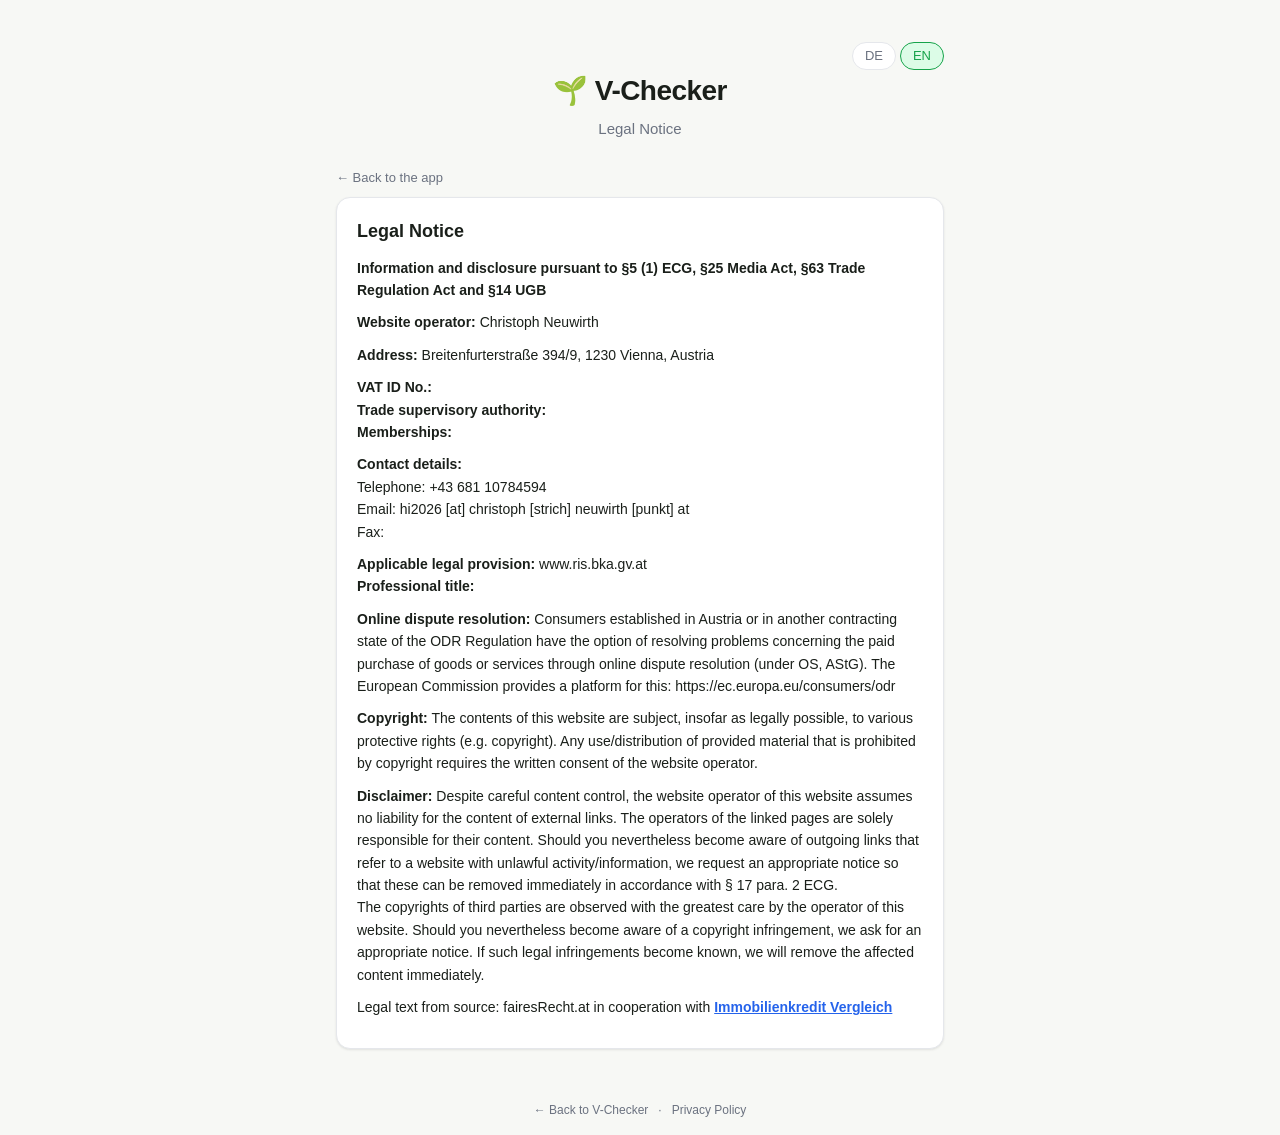
<file: imprint.html>
<!DOCTYPE html>
<html lang="en">
<head>
  <meta charset="UTF-8" />
  <meta name="viewport" content="width=device-width, initial-scale=1.0, maximum-scale=1" />
  <meta name="theme-color" content="#16a34a" />
  <title>Imprint – V-Checker</title>
  <link rel="apple-touch-icon" sizes="180x180" href="favicon/apple-touch-icon.png" />
  <link rel="icon" type="image/png" sizes="32x32" href="favicon/favicon-32x32.png" />
  <link rel="icon" type="image/png" sizes="16x16" href="favicon/favicon-16x16.png" />
  <link rel="icon" type="image/x-icon" href="favicon/favicon.ico" />
  <link rel="manifest" href="favicon/site.webmanifest" />
  <link rel="stylesheet" href="style.css" />
</head>
<body>
  <header class="hero">
    <div class="ui-lang-toggle">
      <button id="uiLangDe" class="ui-lang-btn" type="button">DE</button>
      <button id="uiLangEn" class="ui-lang-btn active" type="button">EN</button>
    </div>
    <h1>🌱 V-Checker</h1>
    <p class="tagline" data-i18n="subtitle">Legal Notice</p>
  </header>

  <nav class="back-nav"><a href="index.html" data-i18n="back_to_app">← Back to the app</a></nav>

  <main>
    <section class="card legal-content" data-i18n-html="body_html"></section>
  </main>

  <footer>
    <p class="footer-links">
      <a href="index.html" data-i18n="back_to_v_checker">← Back to V-Checker</a>
      ·
      <a href="privacy.html" data-i18n="link_privacy">Privacy Policy</a>
    </p>
  </footer>

  <script>
  (function () {
    const LANG_KEY = 'v-checker-lang';
    const STRINGS = {
      de: {
        page_title: 'Impressum – V-Checker',
        subtitle: 'Impressum',
        back_to_app: '← Zurück zur App',
        back_to_v_checker: '← Zurück zu V-Checker',
        link_privacy: 'Datenschutz',
        body_html: `
<h4>Impressum</h4>
<p><b>Informationen und Offenlegung gemäß §5 (1) ECG, § 25 MedienG, § 63 GewO und § 14 UGB</b></p>
<p><b>Webseitenbetreiber:</b> Christoph Neuwirth</p>
<p><b>Anschrift:</b> Breitenfurterstraße 394/9, 1230 Wien</p>
<p><b>UID-Nr:</b> <br><b>Gewerbeaufsichtbehörde:</b> <br><b>Mitgliedschaften:</b></p>
<p><b>Kontaktdaten:</b><br>Telefon: +43 681 10784594<br>Email: hi2026 [at] christoph [strich] neuwirth [punkt] at<br>Fax:</p>
<p><b>Anwendbare Rechtsvorschrift:</b> www.ris.bka.gv.at <br><b>Berufsbezeichnung:</b></p>
<p><b>Online Streitbeilegung:</b> Verbraucher, welche in Österreich oder in einem sonstigen Vertragsstaat der ODR-VO niedergelassen sind, haben die Möglichkeit Probleme bezüglich dem entgeltlichen Kauf von Waren oder Dienstleistungen im Rahmen einer Online-Streitbeilegung (nach OS, AStG) zu lösen. Die Europäische Kommission stellt eine Plattform hierfür bereit: https://ec.europa.eu/consumers/odr</p>
<p><b>Urheberrecht:</b> Die Inhalte dieser Webseite unterliegen, soweit dies rechtlich möglich ist, diversen Schutzrechten (z.B dem Urheberrecht). Jegliche Verwendung/Verbreitung von bereitgestelltem Material, welche urheberrechtlich untersagt ist, bedarf schriftlicher Zustimmung des Webseitenbetreibers.</p>
<p><b>Haftungsausschluss:</b> Trotz sorgfältiger inhaltlicher Kontrolle übernimmt der Webseitenbetreiber dieser Webseite keine Haftung für die Inhalte externer Links. Für den Inhalt der verlinkten Seiten sind ausschließlich deren Betreiber verantwortlich. Sollten Sie dennoch auf ausgehende Links aufmerksam werden, welche auf eine Webseite mit rechtswidriger Tätigkeit/Information verweisen, ersuchen wir um dementsprechenden Hinweis, um diese nach § 17 Abs. 2 ECG umgehend zu entfernen.<br>Die Urheberrechte Dritter werden vom Betreiber dieser Webseite mit größter Sorgfalt beachtet. Sollten Sie trotzdem auf eine Urheberrechtsverletzung aufmerksam werden, bitten wir um einen entsprechenden Hinweis. Bei Bekanntwerden derartiger Rechtsverletzungen werden wir den betroffenen Inhalt umgehend entfernen.</p>
<p><span>Rechtstext von </span>Quelle: fairesRecht.at in Kooperation mit <b><a href="https://kredit123.at/">Immobilienkredit Vergleich</a></b></p>`,
      },
      en: {
        page_title: 'Imprint – V-Checker',
        subtitle: 'Legal Notice',
        back_to_app: '← Back to the app',
        back_to_v_checker: '← Back to V-Checker',
        link_privacy: 'Privacy Policy',
        body_html: `
<h4>Legal Notice</h4>
<p><b>Information and disclosure pursuant to §5 (1) ECG, §25 Media Act, §63 Trade Regulation Act and §14 UGB</b></p>
<p><b>Website operator:</b> Christoph Neuwirth</p>
<p><b>Address:</b> Breitenfurterstraße 394/9, 1230 Vienna, Austria</p>
<p><b>VAT ID No.:</b> <br><b>Trade supervisory authority:</b> <br><b>Memberships:</b></p>
<p><b>Contact details:</b><br>Telephone: +43 681 10784594<br>Email: hi2026 [at] christoph [strich] neuwirth [punkt] at<br>Fax:</p>
<p><b>Applicable legal provision:</b> www.ris.bka.gv.at <br><b>Professional title:</b></p>
<p><b>Online dispute resolution:</b> Consumers established in Austria or in another contracting state of the ODR Regulation have the option of resolving problems concerning the paid purchase of goods or services through online dispute resolution (under OS, AStG). The European Commission provides a platform for this: https://ec.europa.eu/consumers/odr</p>
<p><b>Copyright:</b> The contents of this website are subject, insofar as legally possible, to various protective rights (e.g. copyright). Any use/distribution of provided material that is prohibited by copyright requires the written consent of the website operator.</p>
<p><b>Disclaimer:</b> Despite careful content control, the website operator of this website assumes no liability for the content of external links. The operators of the linked pages are solely responsible for their content. Should you nevertheless become aware of outgoing links that refer to a website with unlawful activity/information, we request an appropriate notice so that these can be removed immediately in accordance with § 17 para. 2 ECG.<br>The copyrights of third parties are observed with the greatest care by the operator of this website. Should you nevertheless become aware of a copyright infringement, we ask for an appropriate notice. If such legal infringements become known, we will remove the affected content immediately.</p>
<p><span>Legal text from source: </span>fairesRecht.at in cooperation with <b><a href="https://kredit123.at/">Immobilienkredit Vergleich</a></b></p>`,
      },
    };

    function applyLang(lang) {
      if (lang !== 'de' && lang !== 'en') lang = 'en';
      localStorage.setItem(LANG_KEY, lang);
      document.documentElement.lang = lang;
      document.title = STRINGS[lang].page_title;
      document.querySelectorAll('[data-i18n]').forEach(el => {
        const k = el.dataset.i18n;
        if (STRINGS[lang][k] !== undefined) el.textContent = STRINGS[lang][k];
      });
      document.querySelectorAll('[data-i18n-html]').forEach(el => {
        const k = el.dataset.i18nHtml;
        if (STRINGS[lang][k] !== undefined) el.innerHTML = STRINGS[lang][k];
      });
      document.getElementById('uiLangDe').classList.toggle('active', lang === 'de');
      document.getElementById('uiLangEn').classList.toggle('active', lang === 'en');
    }

    document.getElementById('uiLangDe').addEventListener('click', () => applyLang('de'));
    document.getElementById('uiLangEn').addEventListener('click', () => applyLang('en'));

    const saved = localStorage.getItem(LANG_KEY);
    applyLang(saved === 'de' || saved === 'en' ? saved : 'en');
  })();
  </script>
</body>
</html>
</file>
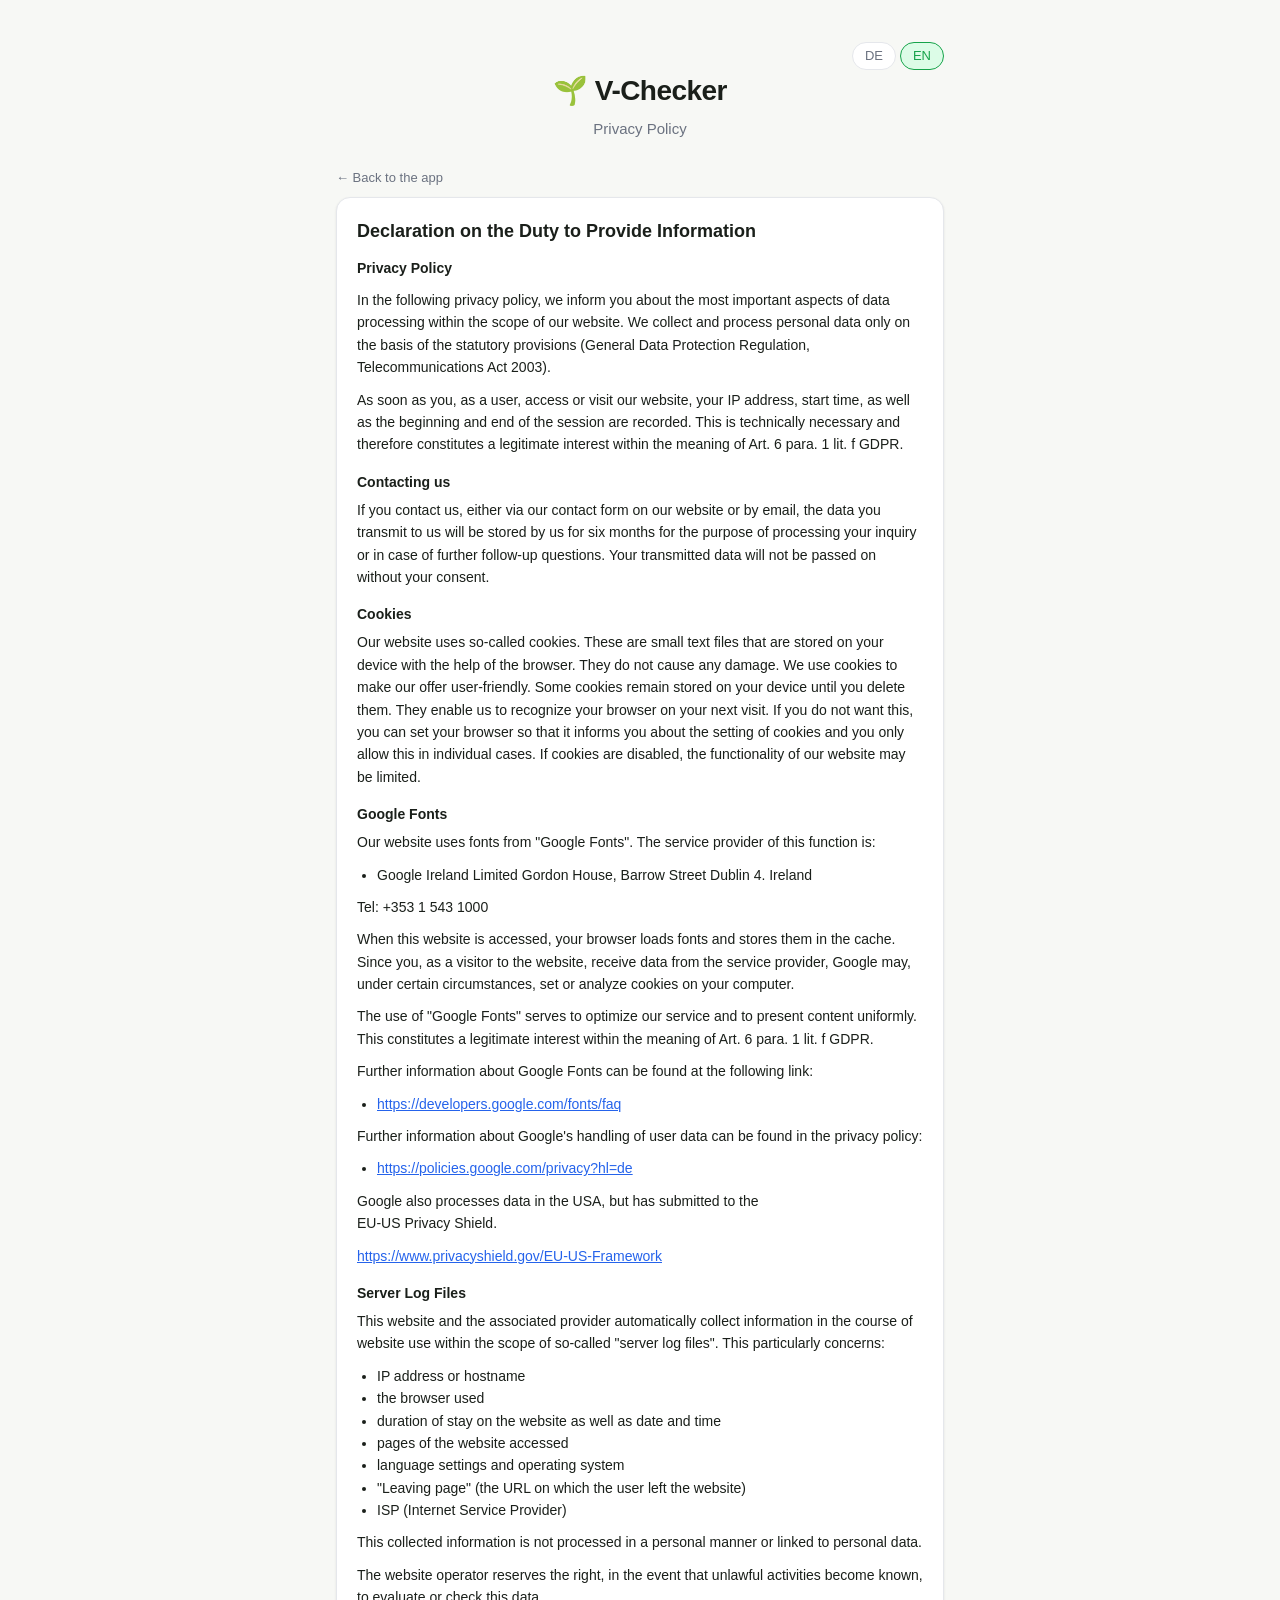
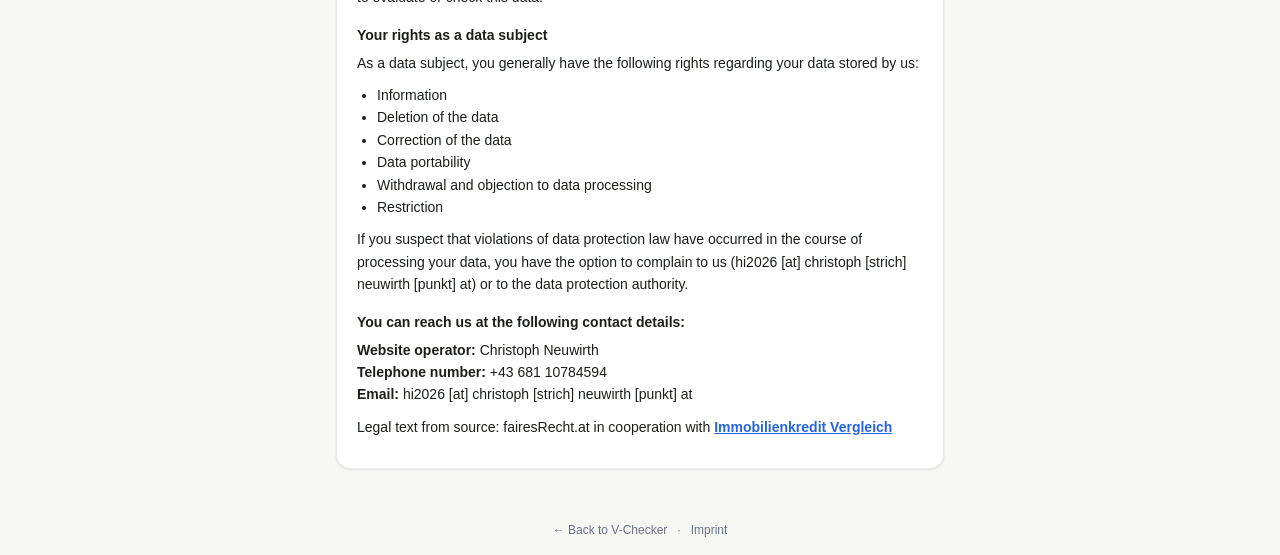
<file: privacy.html>
<!DOCTYPE html>
<html lang="en">
<head>
  <meta charset="UTF-8" />
  <meta name="viewport" content="width=device-width, initial-scale=1.0, maximum-scale=1" />
  <meta name="theme-color" content="#16a34a" />
  <title>Privacy – V-Checker</title>
  <link rel="apple-touch-icon" sizes="180x180" href="favicon/apple-touch-icon.png" />
  <link rel="icon" type="image/png" sizes="32x32" href="favicon/favicon-32x32.png" />
  <link rel="icon" type="image/png" sizes="16x16" href="favicon/favicon-16x16.png" />
  <link rel="icon" type="image/x-icon" href="favicon/favicon.ico" />
  <link rel="manifest" href="favicon/site.webmanifest" />
  <link rel="stylesheet" href="style.css" />
</head>
<body>
  <header class="hero">
    <div class="ui-lang-toggle">
      <button id="uiLangDe" class="ui-lang-btn" type="button">DE</button>
      <button id="uiLangEn" class="ui-lang-btn active" type="button">EN</button>
    </div>
    <h1>🌱 V-Checker</h1>
    <p class="tagline" data-i18n="subtitle">Privacy Policy</p>
  </header>

  <nav class="back-nav"><a href="index.html" data-i18n="back_to_app">← Back to the app</a></nav>

  <main>
    <section class="card legal-content" data-i18n-html="body_html"></section>
  </main>

  <footer>
    <p class="footer-links">
      <a href="index.html" data-i18n="back_to_v_checker">← Back to V-Checker</a>
      ·
      <a href="imprint.html" data-i18n="link_imprint">Imprint</a>
    </p>
  </footer>

  <script>
  (function () {
    const LANG_KEY = 'v-checker-lang';
    const STRINGS = {
      de: {
        page_title: 'Datenschutz – V-Checker',
        subtitle: 'Datenschutzerklärung',
        back_to_app: '← Zurück zur App',
        back_to_v_checker: '← Zurück zu V-Checker',
        link_imprint: 'Impressum',
        body_html: `
<h3>Erklärung zur Informationspflicht</h3>
<p><strong>Datenschutzerklärung</strong></p>
<p>In folgender Datenschutzerklärung informieren wir Sie über die wichtigsten Aspekte der Datenverarbeitung im Rahmen unserer Webseite. Wir erheben und verarbeiten personenbezogene Daten nur auf Grundlage der gesetzlichen Bestimmungen (Datenschutzgrundverordnung, Telekommunikationsgesetz 2003).</p>
<p>Sobald Sie als Benutzer auf unsere Webseite zugreifen oder diese besuchen wird Ihre IP-Adresse, Beginn sowie Beginn und Ende der Sitzung erfasst. Dies ist technisch bedingt und stellt somit ein berechtigtes Interesse iSv Art 6 Abs 1 lit f DSGVO.</p>
<h5>Kontakt mit uns</h5>
<p>Wenn Sie uns, entweder über unser Kontaktformular auf unserer Webseite, oder per Email kontaktieren, dann werden die von Ihnen an uns übermittelten Daten zwecks Bearbeitung Ihrer Anfrage oder für den Fall von weiteren Anschlussfragen für sechs Monate bei uns gespeichert. Es erfolgt, ohne Ihre Einwilligung, keine Weitergabe Ihrer übermittelten Daten.</p>
<h5>Cookies</h5>
<p>Unsere Website verwendet so genannte Cookies. Dabei handelt es sich um kleine Textdateien, die mit Hilfe des Browsers auf Ihrem Endgerät abgelegt werden. Sie richten keinen Schaden an. Wir nutzen Cookies dazu, unser Angebot nutzerfreundlich zu gestalten. Einige Cookies bleiben auf Ihrem Endgerät gespeichert, bis Sie diese löschen. Sie ermöglichen es uns, Ihren Browser beim nächsten Besuch wiederzuerkennen. Wenn Sie dies nicht wünschen, so können Sie Ihren Browser so einrichten, dass er Sie über das Setzen von Cookies informiert und Sie dies nur im Einzelfall erlauben. Bei der Deaktivierung von Cookies kann die Funktionalität unserer Website eingeschränkt sein.</p>
<h5>Google Fonts</h5>
<p>Unsere Website verwendet Schriftarten von „Google Fonts". Der Dienstanbieter dieser Funktion ist:</p>
<ul><li>Google Ireland Limited Gordon House, Barrow Street Dublin 4. Ireland</li></ul>
<p>Tel: +353 1 543 1000</p>
<p>Beim Aufrufen dieser Webseite lädt Ihr Browser Schriftarten und speichert diese in den Cache. Da Sie, als Besucher der Webseite, Daten des Dienstanbieters empfangen kann Google unter Umständen Cookies auf Ihrem Rechner setzen oder analysieren.</p>
<p>Die Nutzung von „Google-Fonts" dient der Optimierung unserer Dienstleistung und der einheitlichen Darstellung von Inhalten. Dies stellt ein berechtigtes Interesse im Sinne von Art. 6 Abs. 1 lit. f DSGVO dar.</p>
<p>Weitere Informationen zu Google Fonts erhalten Sie unter folgendem Link:</p>
<ul><li><a href="https://developers.google.com/fonts/faq">https://developers.google.com/fonts/faq</a></li></ul>
<p>Weitere Informationen über den Umgang mit Nutzerdaten von Google können Sie der Datenschutzerklärung entnehmen:</p>
<ul><li><a href="https://policies.google.com/privacy?hl=de">https://policies.google.com/privacy?hl=de</a></li></ul>
<p>Google verarbeitet die Daten auch in den USA, hat sich jedoch dem<br>EU-US Privacy-Shield unterworfen.</p>
<p><a href="https://www.privacyshield.gov/EU-US-Framework">https://www.privacyshield.gov/EU-US-Framework</a></p>
<h5>Server-Log Files</h5>
<p>Diese Webseite und der damit verbundene Provider erhebt im Zuge der Webseitennutzung automatisch Informationen im Rahmen sogenannter „Server-Log Files". Dies betrifft insbesondere:</p>
<ul>
  <li>IP-Adresse oder Hostname</li>
  <li>den verwendeten Browser</li>
  <li>Aufenthaltsdauer auf der Webseite sowie Datum und Uhrzeit</li>
  <li>aufgerufene Seiten der Webseite</li>
  <li>Spracheinstellungen und Betriebssystem</li>
  <li>„Leaving-Page" (auf welcher URL hat der Benutzer die Webseite verlassen)</li>
  <li>ISP (Internet Service Provider)</li>
</ul>
<p>Diese erhobenen Informationen werden nicht personenbezogen verarbeitet oder mit personenbezogenen Daten in Verbindung gebracht.</p>
<p>Der Webseitenbetreiber behält es sich vor, im Falle von Bekanntwerden rechtswidriger Tätigkeiten, diese Daten auszuwerten oder zu überprüfen.</p>
<h5>Ihre Rechte als Betroffener</h5>
<p>Sie als Betroffener haben bezüglich Ihrer Daten, welche bei uns gespeichert sind grundsätzlich ein Recht auf:</p>
<ul>
  <li>Auskunft</li>
  <li>Löschung der Daten</li>
  <li>Berichtigung der Daten</li>
  <li>Übertragbarkeit der Daten</li>
  <li>Wiederruf und Widerspruch zur Datenverarbeitung</li>
  <li>Einschränkung</li>
</ul>
<p>Wenn sie vermuten, dass im Zuge der Verarbeitung Ihrer Daten Verstöße gegen das Datenschutzrecht passiert sind, so haben Sie die Möglichkeit sich bei uns (hi2026 [at] christoph [strich] neuwirth [punkt] at) oder der Datenschutzbehörde zu beschweren.</p>
<h5>Sie erreichen uns unter folgenden Kontaktdaten:</h5>
<p><b>Webseitenbetreiber:</b> Christoph Neuwirth<br><b>Telefonnummer:</b> +43 681 10784594<br><b>Email:</b> hi2026 [at] christoph [strich] neuwirth [punkt] at</p>
<p><span>Rechtstext von </span>Quelle: fairesRecht.at in Kooperation mit <b><a href="https://kredit123.at/immobilienkredit-finanzierung-vergleich-rechner">Immobilienkredit Rechner</a></b></p>`,
      },
      en: {
        page_title: 'Privacy – V-Checker',
        subtitle: 'Privacy Policy',
        back_to_app: '← Back to the app',
        back_to_v_checker: '← Back to V-Checker',
        link_imprint: 'Imprint',
        body_html: `
<h3>Declaration on the Duty to Provide Information</h3>
<p><strong>Privacy Policy</strong></p>
<p>In the following privacy policy, we inform you about the most important aspects of data processing within the scope of our website. We collect and process personal data only on the basis of the statutory provisions (General Data Protection Regulation, Telecommunications Act 2003).</p>
<p>As soon as you, as a user, access or visit our website, your IP address, start time, as well as the beginning and end of the session are recorded. This is technically necessary and therefore constitutes a legitimate interest within the meaning of Art. 6 para. 1 lit. f GDPR.</p>
<h5>Contacting us</h5>
<p>If you contact us, either via our contact form on our website or by email, the data you transmit to us will be stored by us for six months for the purpose of processing your inquiry or in case of further follow-up questions. Your transmitted data will not be passed on without your consent.</p>
<h5>Cookies</h5>
<p>Our website uses so-called cookies. These are small text files that are stored on your device with the help of the browser. They do not cause any damage. We use cookies to make our offer user-friendly. Some cookies remain stored on your device until you delete them. They enable us to recognize your browser on your next visit. If you do not want this, you can set your browser so that it informs you about the setting of cookies and you only allow this in individual cases. If cookies are disabled, the functionality of our website may be limited.</p>
<h5>Google Fonts</h5>
<p>Our website uses fonts from "Google Fonts". The service provider of this function is:</p>
<ul><li>Google Ireland Limited Gordon House, Barrow Street Dublin 4. Ireland</li></ul>
<p>Tel: +353 1 543 1000</p>
<p>When this website is accessed, your browser loads fonts and stores them in the cache. Since you, as a visitor to the website, receive data from the service provider, Google may, under certain circumstances, set or analyze cookies on your computer.</p>
<p>The use of "Google Fonts" serves to optimize our service and to present content uniformly. This constitutes a legitimate interest within the meaning of Art. 6 para. 1 lit. f GDPR.</p>
<p>Further information about Google Fonts can be found at the following link:</p>
<ul><li><a href="https://developers.google.com/fonts/faq">https://developers.google.com/fonts/faq</a></li></ul>
<p>Further information about Google's handling of user data can be found in the privacy policy:</p>
<ul><li><a href="https://policies.google.com/privacy?hl=de">https://policies.google.com/privacy?hl=de</a></li></ul>
<p>Google also processes data in the USA, but has submitted to the<br>EU-US Privacy Shield.</p>
<p><a href="https://www.privacyshield.gov/EU-US-Framework">https://www.privacyshield.gov/EU-US-Framework</a></p>
<h5>Server Log Files</h5>
<p>This website and the associated provider automatically collect information in the course of website use within the scope of so-called "server log files". This particularly concerns:</p>
<ul>
  <li>IP address or hostname</li>
  <li>the browser used</li>
  <li>duration of stay on the website as well as date and time</li>
  <li>pages of the website accessed</li>
  <li>language settings and operating system</li>
  <li>"Leaving page" (the URL on which the user left the website)</li>
  <li>ISP (Internet Service Provider)</li>
</ul>
<p>This collected information is not processed in a personal manner or linked to personal data.</p>
<p>The website operator reserves the right, in the event that unlawful activities become known, to evaluate or check this data.</p>
<h5>Your rights as a data subject</h5>
<p>As a data subject, you generally have the following rights regarding your data stored by us:</p>
<ul>
  <li>Information</li>
  <li>Deletion of the data</li>
  <li>Correction of the data</li>
  <li>Data portability</li>
  <li>Withdrawal and objection to data processing</li>
  <li>Restriction</li>
</ul>
<p>If you suspect that violations of data protection law have occurred in the course of processing your data, you have the option to complain to us (hi2026 [at] christoph [strich] neuwirth [punkt] at) or to the data protection authority.</p>
<h5>You can reach us at the following contact details:</h5>
<p><b>Website operator:</b> Christoph Neuwirth<br><b>Telephone number:</b> +43 681 10784594<br><b>Email:</b> hi2026 [at] christoph [strich] neuwirth [punkt] at</p>
<p><span>Legal text from source: </span>fairesRecht.at in cooperation with <b><a href="https://kredit123.at/">Immobilienkredit Vergleich</a></b></p>`,
      },
    };

    function applyLang(lang) {
      if (lang !== 'de' && lang !== 'en') lang = 'en';
      localStorage.setItem(LANG_KEY, lang);
      document.documentElement.lang = lang;
      document.title = STRINGS[lang].page_title;
      document.querySelectorAll('[data-i18n]').forEach(el => {
        const k = el.dataset.i18n;
        if (STRINGS[lang][k] !== undefined) el.textContent = STRINGS[lang][k];
      });
      document.querySelectorAll('[data-i18n-html]').forEach(el => {
        const k = el.dataset.i18nHtml;
        if (STRINGS[lang][k] !== undefined) el.innerHTML = STRINGS[lang][k];
      });
      document.getElementById('uiLangDe').classList.toggle('active', lang === 'de');
      document.getElementById('uiLangEn').classList.toggle('active', lang === 'en');
    }

    document.getElementById('uiLangDe').addEventListener('click', () => applyLang('de'));
    document.getElementById('uiLangEn').addEventListener('click', () => applyLang('en'));

    const saved = localStorage.getItem(LANG_KEY);
    applyLang(saved === 'de' || saved === 'en' ? saved : 'en');
  })();
  </script>
</body>
</html>
</file>
<file: style.css>
:root {
  --bg: #f7f8f5;
  --fg: #1a1f1a;
  --muted: #6b7280;
  --card: #ffffff;
  --border: #e5e7eb;
  --green: #16a34a;
  --green-soft: #dcfce7;
  --yellow: #ca8a04;
  --yellow-soft: #fef3c7;
  --red: #dc2626;
  --red-soft: #fee2e2;
  --blue: #2563eb;
  --blue-soft: #dbeafe;
  --shadow: 0 1px 3px rgba(0, 0, 0, 0.06), 0 1px 2px rgba(0, 0, 0, 0.04);
}

* { box-sizing: border-box; }

html, body {
  margin: 0;
  padding: 0;
  background: var(--bg);
  color: var(--fg);
  font-family: -apple-system, BlinkMacSystemFont, "Segoe UI", "Helvetica Neue", Arial, sans-serif;
  font-size: 16px;
  line-height: 1.5;
  -webkit-font-smoothing: antialiased;
}

main {
  max-width: 640px;
  margin: 0 auto;
  padding: 0 16px 32px;
  display: flex;
  flex-direction: column;
  gap: 16px;
}

.hero {
  text-align: center;
  padding: 32px 16px 24px;
}
.hero h1 {
  margin: 0;
  font-size: 28px;
  letter-spacing: -0.02em;
}
.hero .tagline {
  margin: 6px 0 0;
  color: var(--muted);
  font-size: 15px;
}

.card {
  background: var(--card);
  border: 1px solid var(--border);
  border-radius: 14px;
  padding: 20px;
  box-shadow: var(--shadow);
}

.hidden { display: none !important; }

.upload-area {
  text-align: center;
  padding: 24px 8px 8px;
  transition: background 0.15s;
}
.upload-area.drag-over {
  background: var(--green-soft);
  border-radius: 10px;
  outline: 2px dashed var(--green);
}
.upload-icon { font-size: 48px; margin-bottom: 8px; }
.upload-text { margin: 0 0 16px; font-weight: 500; }
.hint { color: var(--muted); font-size: 13px; margin: 16px 0 0; }

.lang-row {
  display: flex;
  align-items: center;
  gap: 10px;
  padding: 14px 20px 16px;
  flex-wrap: wrap;
}
.lang-label {
  font-size: 13px;
  color: var(--muted);
  white-space: nowrap;
}
.lang-chips {
  display: flex;
  flex-wrap: wrap;
  gap: 6px;
}
.lang-chip {
  padding: 5px 12px;
  border-radius: 99px;
  border: 1.5px solid var(--border);
  background: var(--card);
  color: var(--muted);
  font-size: 13px;
  cursor: pointer;
  transition: border-color 0.15s, color 0.15s, background 0.15s;
  line-height: 1.4;
}
.lang-chip:hover { border-color: var(--green); color: var(--green); }
.lang-chip.active {
  border-color: var(--green);
  background: var(--green-soft);
  color: var(--green);
  font-weight: 500;
}

.button-row {
  display: flex;
  gap: 10px;
  justify-content: center;
  flex-wrap: wrap;
}

.btn {
  display: inline-flex;
  align-items: center;
  justify-content: center;
  padding: 12px 20px;
  border-radius: 10px;
  font-size: 15px;
  font-weight: 500;
  text-decoration: none;
  cursor: pointer;
  border: 1px solid transparent;
  transition: filter 0.15s, transform 0.05s;
  user-select: none;
  min-height: 44px;
}
.btn:active { transform: scale(0.98); }
.btn-primary {
  background: var(--green);
  color: #fff;
}
.btn-primary:hover { filter: brightness(1.05); }
.btn-secondary {
  background: var(--card);
  color: var(--fg);
  border-color: var(--border);
}
.btn-secondary:hover { background: var(--bg); }
.btn-text {
  background: transparent;
  color: var(--blue);
  padding: 8px 12px;
}

.preview-tabs {
  display: flex;
  gap: 6px;
  margin-bottom: 12px;
}
.preview-tab {
  flex: 1;
  padding: 8px;
  border-radius: 8px;
  border: 1.5px solid var(--border);
  background: var(--card);
  color: var(--muted);
  font-size: 14px;
  font-weight: 500;
  cursor: pointer;
  transition: border-color 0.15s, color 0.15s, background 0.15s;
}
.preview-tab.active {
  border-color: var(--green);
  background: var(--green-soft);
  color: var(--green);
}

.preview-wrap {
  position: relative;
  background: #000;
  border-radius: 10px;
  overflow: hidden;
  min-height: 80px;
}
.preview-wrap img {
  width: 100%;
  max-height: 300px;
  object-fit: contain;
  display: block;
}
.preview-spinner {
  position: absolute;
  inset: 0;
  display: flex;
  align-items: center;
  justify-content: center;
  color: #fff;
  font-size: 14px;
  background: rgba(0,0,0,0.55);
}
.preview-spinner.hidden { display: none; }

.threshold-row {
  display: flex;
  align-items: center;
  gap: 10px;
  padding: 10px 0 4px;
}
.threshold-label { font-size: 13px; color: var(--muted); white-space: nowrap; }
.threshold-row input[type=range] {
  flex: 1;
  accent-color: var(--green);
  height: 4px;
  cursor: pointer;
}
.threshold-val {
  font-size: 13px;
  color: var(--fg);
  font-variant-numeric: tabular-nums;
  min-width: 26px;
  text-align: right;
}

.preview-actions {
  display: flex;
  align-items: center;
  justify-content: space-between;
  margin-top: 8px;
}

#preview-section {
  display: flex;
  flex-direction: column;
  gap: 0;
}

.progress-label { margin: 0 0 10px; font-weight: 500; }
.progress-bar {
  height: 8px;
  background: var(--border);
  border-radius: 99px;
  overflow: hidden;
}
.progress-fill {
  height: 100%;
  background: linear-gradient(90deg, var(--green), #4ade80, var(--green));
  background-size: 200% 100%;
  width: 0%;
  transition: width 0.4s ease;
  animation: shimmer 1.8s linear infinite;
}
@keyframes shimmer {
  0%   { background-position: 200% 0; }
  100% { background-position: -200% 0; }
}
.progress-pct {
  margin: 8px 0 0;
  font-size: 13px;
  color: var(--muted);
  text-align: right;
}

.verdict {
  display: flex;
  align-items: center;
  gap: 20px;
  padding: 28px 24px;
  border-radius: 14px;
  border: 1px solid transparent;
}
.verdict-emoji { font-size: 52px; line-height: 1; }
.verdict-text h2 { margin: 0 0 6px; font-size: 22px; }
.verdict-text p { margin: 0; font-size: 14px; opacity: 0.85; line-height: 1.5; }

#result-section {
  display: flex;
  flex-direction: column;
  gap: 16px;
}

.verdict.vegan       { background: var(--green-soft);  border-color: var(--green);  color: #14532d; }
.verdict.vegetarian  { background: var(--yellow-soft); border-color: var(--yellow); color: #713f12; }
.verdict.uncertain   { background: var(--blue-soft);   border-color: var(--blue);   color: #1e3a8a; }
.verdict.non-veg     { background: var(--red-soft);    border-color: var(--red);    color: #7f1d1d; }

#findingsCard h3 { margin: 0 0 16px; font-size: 16px; }
#findingsList {
  list-style: none;
  padding: 0;
  margin: 0;
  display: flex;
  flex-direction: column;
  gap: 12px;
}
#findingsList li {
  padding: 16px;
  border-radius: 10px;
  border-left: 4px solid var(--border);
  background: var(--bg);
}
#findingsList li.non-vegetarian { border-left-color: var(--red); }
#findingsList li.vegetarian     { border-left-color: var(--yellow); }
#findingsList li.conditional    { border-left-color: var(--blue); }
#findingsList .finding-label {
  font-weight: 600;
  display: flex;
  align-items: center;
  gap: 8px;
  flex-wrap: wrap;
}
#findingsList .finding-tag {
  font-size: 11px;
  font-weight: 500;
  padding: 2px 8px;
  border-radius: 99px;
  text-transform: uppercase;
  letter-spacing: 0.04em;
}
.tag-non-vegetarian { background: var(--red-soft); color: #7f1d1d; }
.tag-vegetarian     { background: var(--yellow-soft); color: #713f12; }
.tag-conditional    { background: var(--blue-soft); color: #1e3a8a; }
#findingsList .finding-reason {
  margin: 8px 0 0;
  font-size: 14px;
  color: var(--muted);
  line-height: 1.5;
}
#findingsList .finding-found {
  margin: 8px 0 0;
  font-size: 12px;
  color: var(--muted);
  font-style: italic;
}

details.card { padding: 0; }
details.card summary {
  padding: 16px 20px;
  cursor: pointer;
  font-weight: 500;
  list-style: none;
  user-select: none;
}
details.card summary::-webkit-details-marker { display: none; }
details.card summary::before {
  content: "▸ ";
  display: inline-block;
  margin-right: 6px;
  transition: transform 0.15s;
}
details.card[open] summary::before { transform: rotate(90deg); }
details.card pre {
  margin: 0;
  padding: 0 20px 16px;
  white-space: pre-wrap;
  word-break: break-word;
  font-family: ui-monospace, "SF Mono", Menlo, monospace;
  font-size: 13px;
  color: var(--muted);
}

.warning-banner {
  background: var(--yellow-soft);
  border: 1px solid var(--yellow);
  color: #713f12;
  border-radius: 10px;
  padding: 12px 16px;
  font-size: 14px;
  line-height: 1.5;
}

.disclaimer {
  font-size: 12px;
  color: var(--muted);
  text-align: center;
  padding: 0 8px;
  line-height: 1.55;
}

/* ── Vegan-Liste ── */
#veganCard { padding: 0; }
#veganCard summary { padding: 16px 20px; cursor: pointer; font-weight: 500; list-style: none; user-select: none; }
#veganCard summary::-webkit-details-marker { display: none; }
#veganCard summary::before { content: "▸ "; display: inline-block; margin-right: 6px; transition: transform 0.15s; }
#veganCard[open] summary::before { transform: rotate(90deg); }
#veganList {
  list-style: none;
  padding: 0 20px 16px;
  margin: 0;
  display: flex;
  flex-wrap: wrap;
  gap: 6px;
}
.vegan-item {
  display: inline-flex;
  align-items: center;
  gap: 6px;
  padding: 5px 10px;
  border-radius: 99px;
  background: var(--green-soft);
  font-size: 13px;
}
.vegan-label { font-weight: 500; color: #14532d; }
.vegan-found { color: #166534; font-style: italic; }

/* ── E-Nummer Lookup ── */
.lookup-section {
  max-width: 640px;
  margin: 0 auto;
  padding: 0 16px 8px;
}
.lookup-body { padding: 0 20px 20px; }
.lookup-body input {
  width: 100%;
  padding: 10px 14px;
  border: 1.5px solid var(--border);
  border-radius: 10px;
  font-size: 15px;
  outline: none;
  transition: border-color 0.15s;
  background: var(--bg);
  color: var(--fg);
  box-sizing: border-box;
}
.lookup-body input:focus { border-color: var(--green); }
.lookup-result {
  margin-top: 12px;
  padding: 14px;
  border-radius: 10px;
  border-left: 4px solid var(--border);
  background: var(--bg);
}
.lookup-result.vegan        { border-left-color: var(--green); }
.lookup-result.vegetarian   { border-left-color: var(--yellow); }
.lookup-result.conditional  { border-left-color: var(--blue); }
.lookup-result.non-vegetarian { border-left-color: var(--red); }
.lookup-result.not-found    { border-left-color: var(--muted); color: var(--muted); }
.lookup-name  { font-weight: 600; font-size: 15px; }
.lookup-badge {
  display: inline-block;
  margin: 4px 0;
  padding: 2px 10px;
  border-radius: 99px;
  font-size: 11px;
  font-weight: 600;
  text-transform: uppercase;
  letter-spacing: 0.05em;
}
.badge-vegan          { background: var(--green-soft);  color: #14532d; }
.badge-vegetarian     { background: var(--yellow-soft); color: #713f12; }
.badge-conditional    { background: var(--blue-soft);   color: #1e3a8a; }
.badge-non-vegetarian { background: var(--red-soft);    color: #7f1d1d; }
.lookup-note { margin-top: 4px; font-size: 13px; color: var(--muted); }

footer {
  text-align: center;
  padding: 16px;
  color: var(--muted);
  font-size: 12px;
}
.footer-links {
  margin: 4px 0 0;
  display: flex;
  flex-wrap: wrap;
  gap: 4px 10px;
  justify-content: center;
}
.footer-links a {
  color: var(--muted);
  text-decoration: none;
}
.footer-links a:hover { color: var(--green); text-decoration: underline; }

/* ── UI language toggle ── */
.ui-lang-toggle {
  display: flex;
  justify-content: flex-end;
  gap: 4px;
  padding: 10px 16px 0;
  max-width: 640px;
  margin: 0 auto;
}
.ui-lang-btn {
  padding: 4px 12px;
  border-radius: 99px;
  border: 1.5px solid var(--border);
  background: var(--card);
  color: var(--muted);
  font-size: 13px;
  font-weight: 500;
  cursor: pointer;
  transition: border-color 0.15s, color 0.15s, background 0.15s;
  line-height: 1.4;
}
.ui-lang-btn:hover { border-color: var(--green); color: var(--green); }
.ui-lang-btn.active {
  border-color: var(--green);
  background: var(--green-soft);
  color: var(--green);
}

/* ── Legal pages (datenschutz, impressum) ── */
.back-nav {
  max-width: 640px;
  margin: 0 auto;
  padding: 0 16px 8px;
}
.back-nav a {
  font-size: 13px;
  color: var(--muted);
  text-decoration: none;
}
.back-nav a:hover { color: var(--green); }

.legal-content h3,
.legal-content h4 { margin: 0 0 12px; font-size: 18px; }
.legal-content h5 { margin: 16px 0 6px; font-size: 14px; }
.legal-content p  { margin: 0 0 10px; font-size: 14px; line-height: 1.6; color: var(--fg); }
.legal-content ul { padding-left: 20px; margin: 0 0 10px; }
.legal-content li { font-size: 14px; line-height: 1.6; }
.legal-content a  { color: var(--blue); }
.legal-content small { color: var(--muted); font-size: 12px; }

/* ── Traces card (same style as raw text) ── */
#tracesCard pre {
  margin: 0;
  padding: 0 20px 16px;
  white-space: pre-wrap;
  word-break: break-word;
  font-family: ui-monospace, "SF Mono", Menlo, monospace;
  font-size: 13px;
  color: var(--muted);
}

@media (max-width: 480px) {
  .hero h1 { font-size: 24px; }
  .verdict { padding: 18px 16px; }
  .verdict-emoji { font-size: 40px; }
  .verdict-text h2 { font-size: 19px; }
}
</file>
